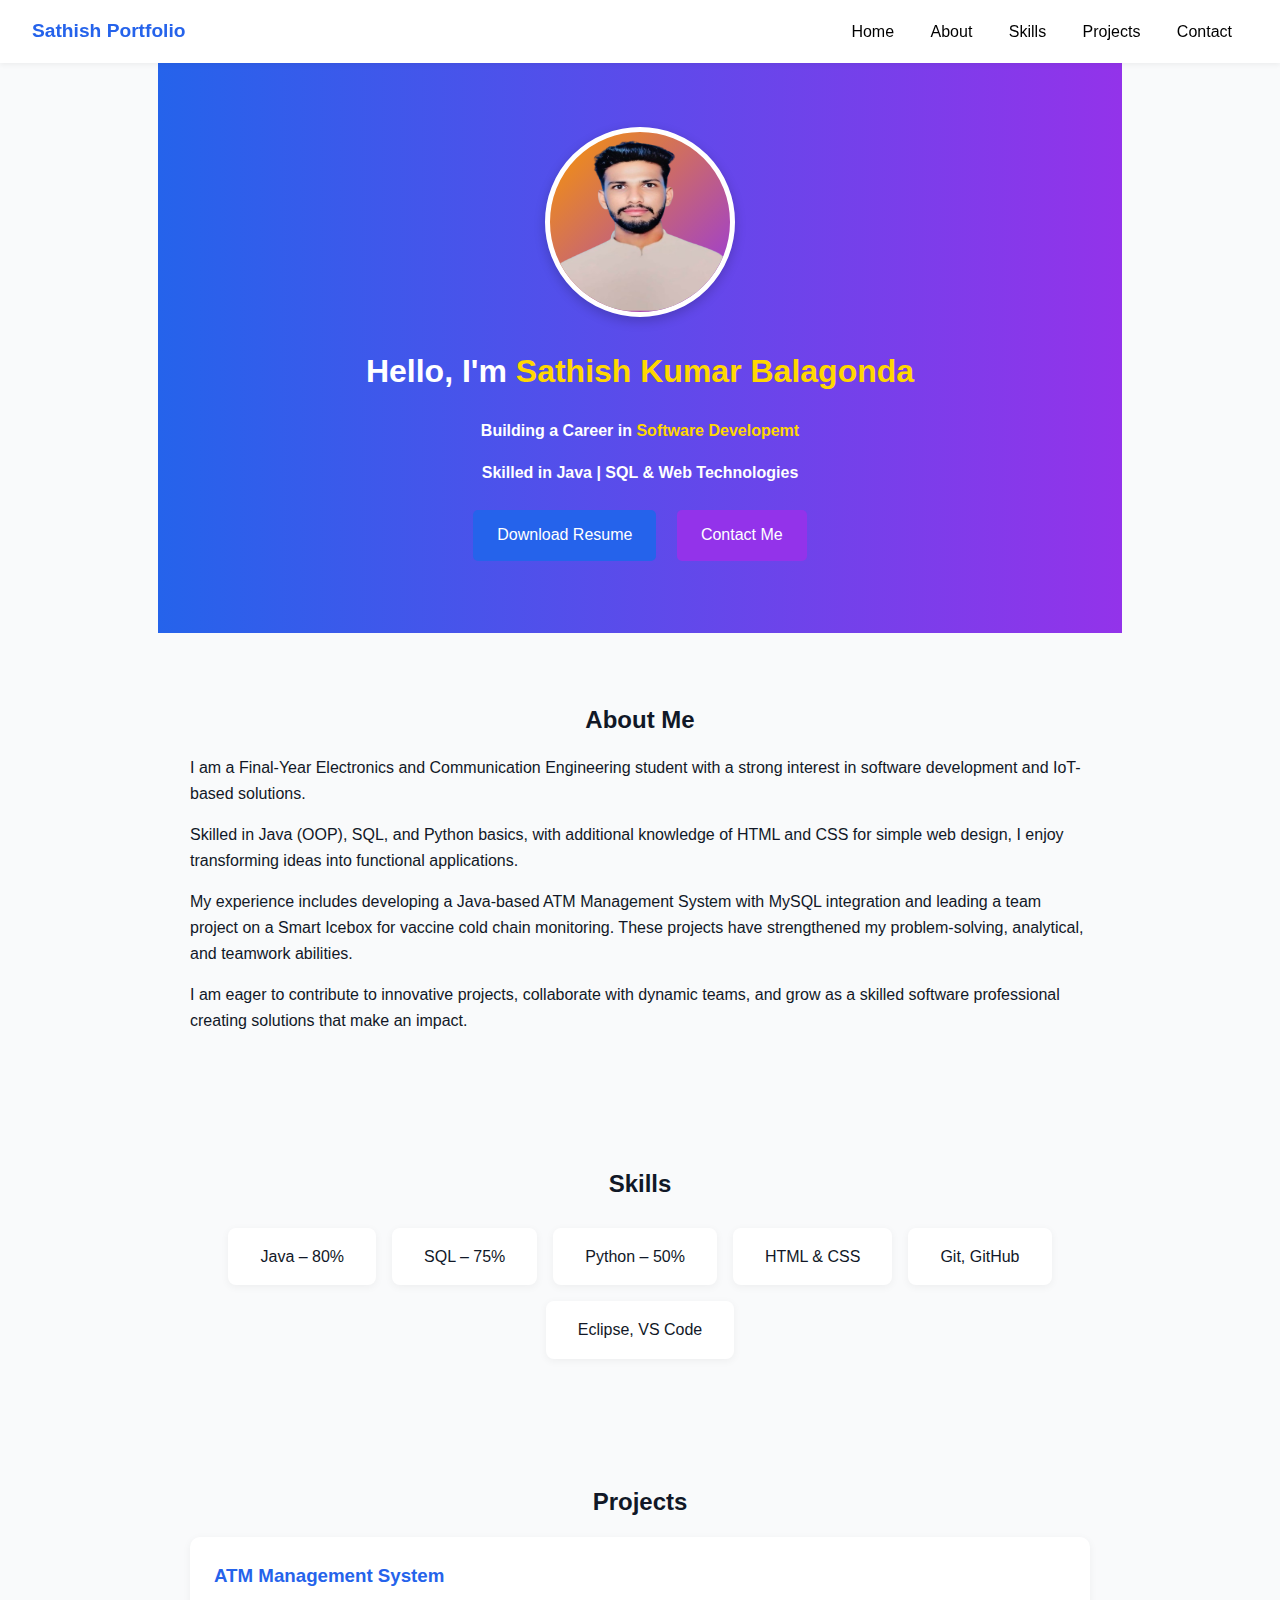
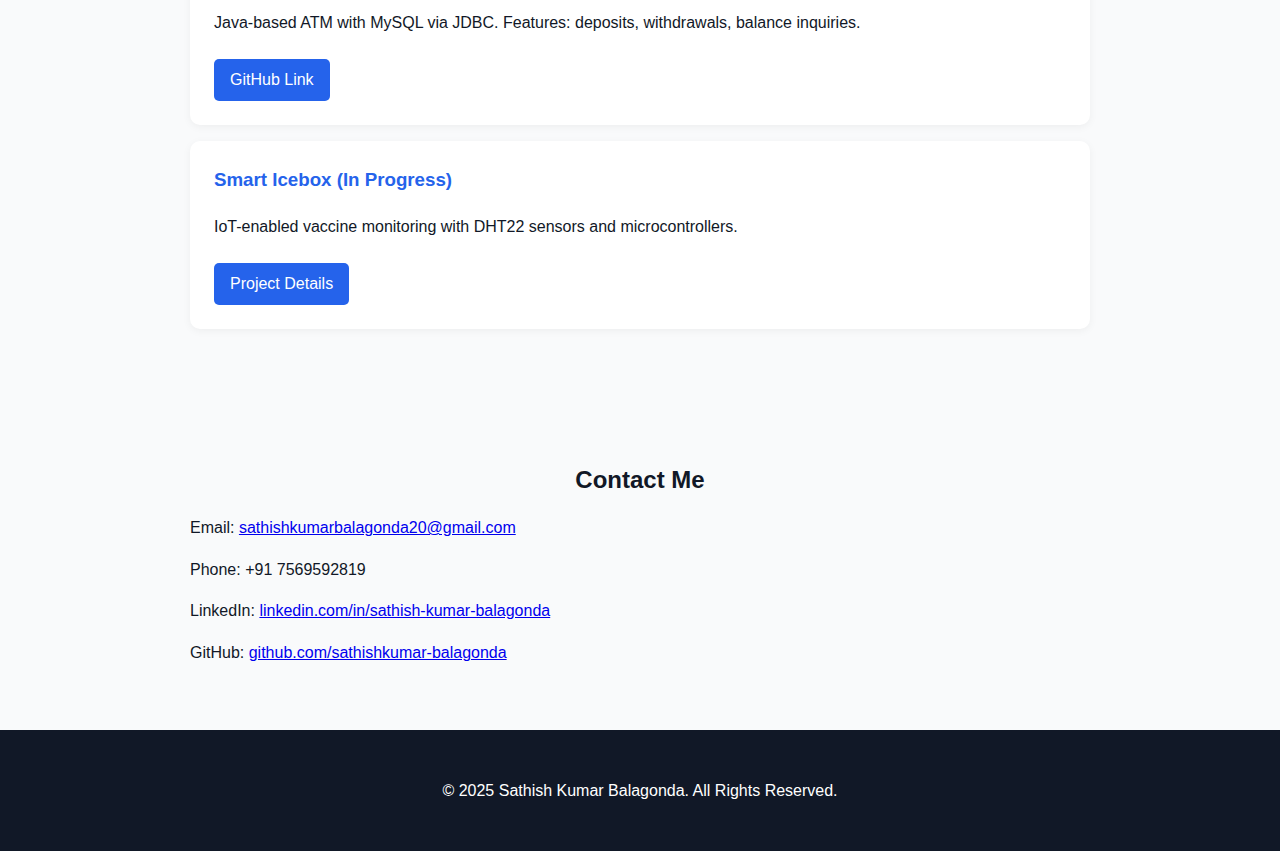
<file: index.html>
<!DOCTYPE html>
<html lang="en">
<head>
  <meta charset="UTF-8">
  <meta name="viewport" content="width=device-width, initial-scale=1.0">
  <title>Sathish Kumar Balagonda | Portfolio</title>
  <link rel="stylesheet" href="style.css">
</head>
<body>

  <!-- ===== NAVBAR ===== -->
  <nav>
    <div class="logo">Sathish Portfolio</div>
    <div class="nav-links">
      <a href="#hero">Home</a>
      <a href="#about">About</a>
      <a href="#skills">Skills</a>
      <a href="#projects">Projects</a>
      
      <a href="#contact">Contact</a>
    </div>
  </nav>

  <!-- ===== HERO SECTION ===== -->
  <section id="hero">
    <img src="photo-removebg-preview.png" alt="Profile Photo">
    <h1> Hello, I'm <span class="highlight">Sathish Kumar Balagonda</span></h1>
   <p><b>Building a Career in <span class="highlight">Software Developemt</span> </b> </p>
    <p><b>Skilled in Java | SQL & Web Technologies</b></p>
    <div class="hero-buttons">
      <a href="Sathish_Kumar_Balagonda_Resume.pdf" class="btn">Download Resume</a>
      <a href="#contact" class="btn secondary">Contact Me</a>
    </div>
  </section>

  <!-- ===== ABOUT ===== -->
  <section id="about">
    <h2>About Me</h2>
    <p>I am a Final-Year Electronics and Communication Engineering student with a strong interest in software development and IoT-based solutions.</p>
    <p>Skilled in Java (OOP), SQL, and Python basics, with additional knowledge of HTML and CSS for simple web design, I enjoy transforming ideas into functional applications.</p>
    <p>My experience includes developing a Java-based ATM Management System with MySQL integration and leading a team project on a Smart Icebox for vaccine cold chain monitoring. These projects have strengthened my problem-solving, analytical, and teamwork abilities.</p>
    <p>I am eager to contribute to innovative projects, collaborate with dynamic teams, and grow as a skilled software professional creating solutions that make an impact.</p>
  
  </section>

  <!-- ===== SKILLS ===== -->
  <section id="skills">
    <h2>Skills</h2>
    <div class="skills-container">
      <div class="skill-card">Java – 80%</div>
      <div class="skill-card">SQL – 75%</div>
      <div class="skill-card">Python – 50%</div>
      <div class="skill-card">HTML & CSS</div>
      <div class="skill-card">Git, GitHub</div>
      <div class="skill-card">Eclipse, VS Code</div>
    </div>
  </section>

  <!-- ===== PROJECTS ===== -->
  <section id="projects">
    <h2>Projects</h2>
    <div class="project-card">
      <h3>ATM Management System</h3>
      <p>Java-based ATM with MySQL via JDBC. Features: deposits, withdrawals, balance inquiries.</p>
      <a href="https://github.com/sathishkumar-balagonda/ATM-Management-System">GitHub Link</a>
    </div>
    <div class="project-card">
      <h3>Smart Icebox (In Progress)</h3>
      <p>IoT-enabled vaccine monitoring with DHT22 sensors and microcontrollers.</p>
      <a href="smart-icebox.html">Project Details</a>
    </div>
   
  </section>



  <!-- ===== CONTACT ===== -->
  <section id="contact">
    <h2>Contact Me</h2>
    <p>Email: <a href="mailto:sathishkumarbalagonda20@gmail.com">sathishkumarbalagonda20@gmail.com</a></p>
    <p>Phone: +91 7569592819</p>
    <p>LinkedIn: <a href="https://www.linkedin.com/in/sathish-kumar-balagonda-166372286/">linkedin.com/in/sathish-kumar-balagonda</a></p>
    <p>GitHub: <a href="https://github.com/sathishkumar-balagonda">github.com/sathishkumar-balagonda</a></p>
  </section>

  <!-- ===== FOOTER ===== -->
  <footer>
    <p>&copy; 2025 Sathish Kumar Balagonda. All Rights Reserved.</p>
  </footer>

</body>
</html>
</file>
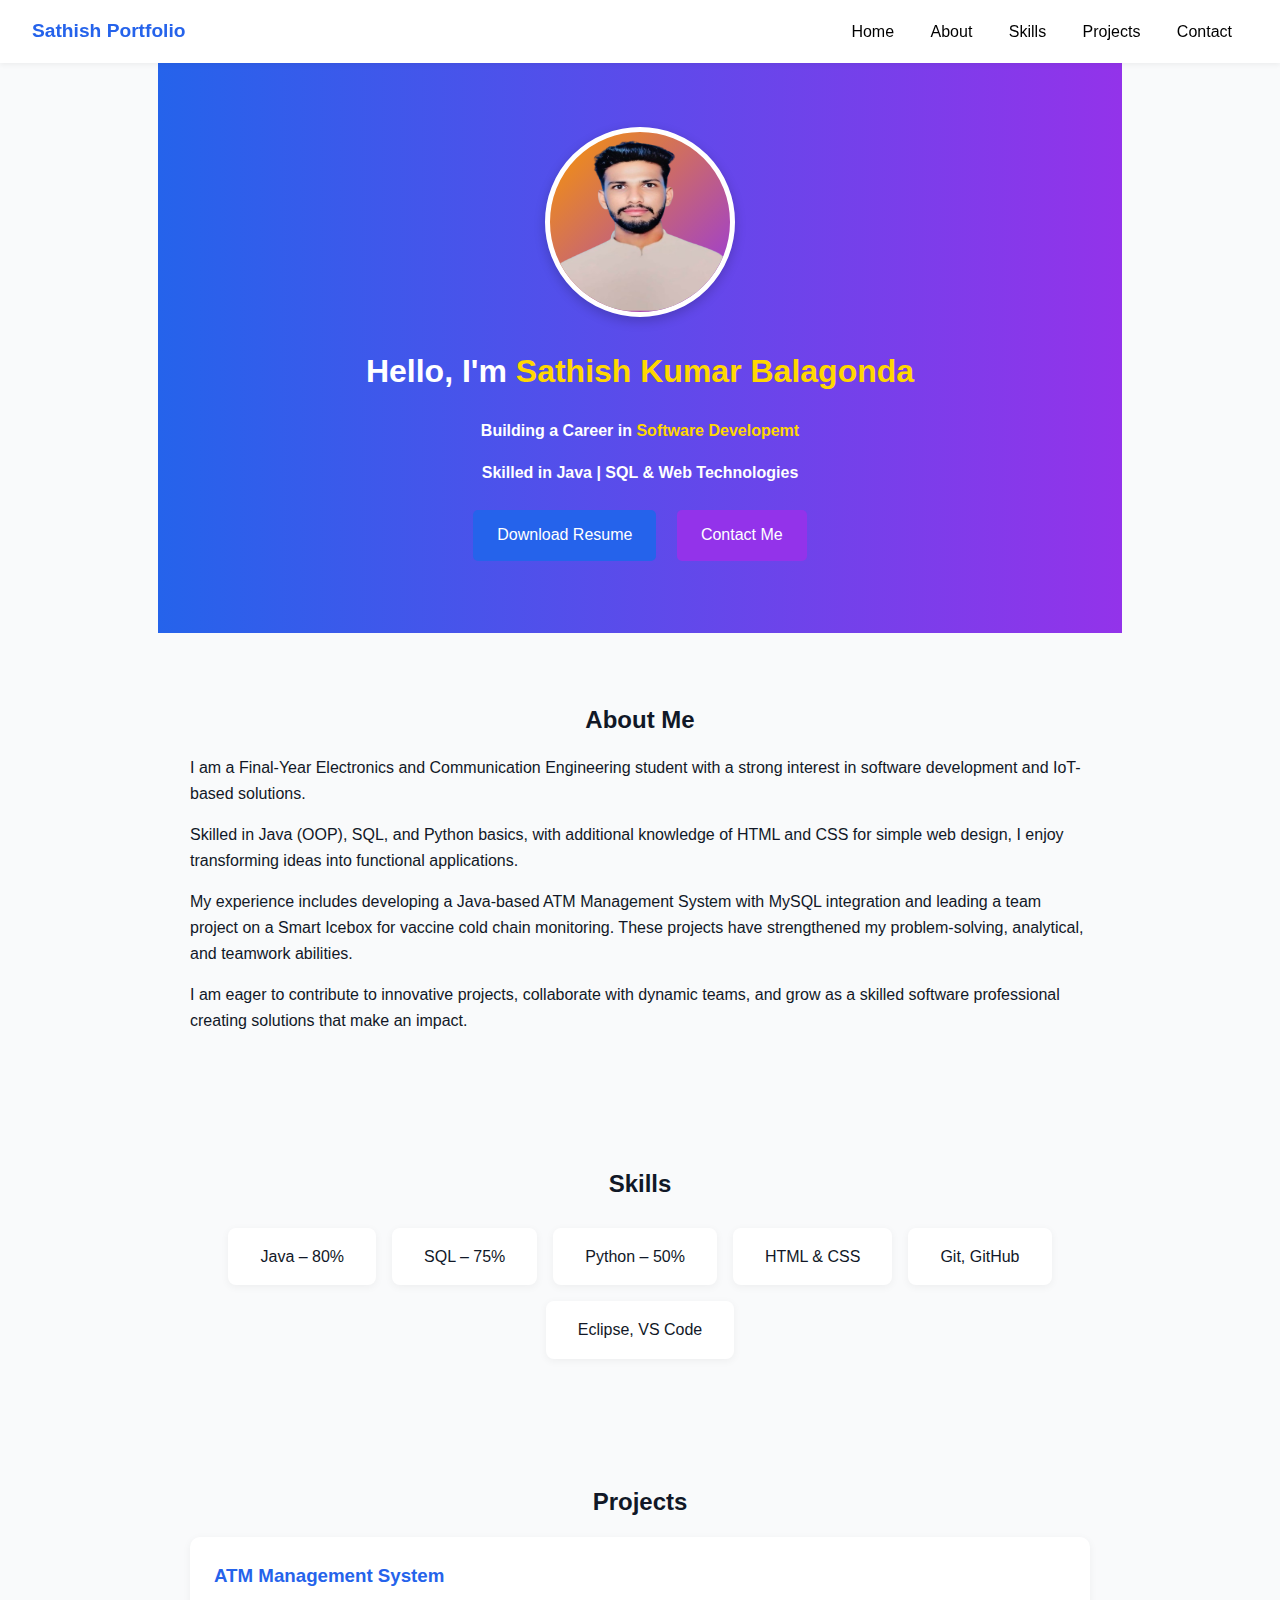
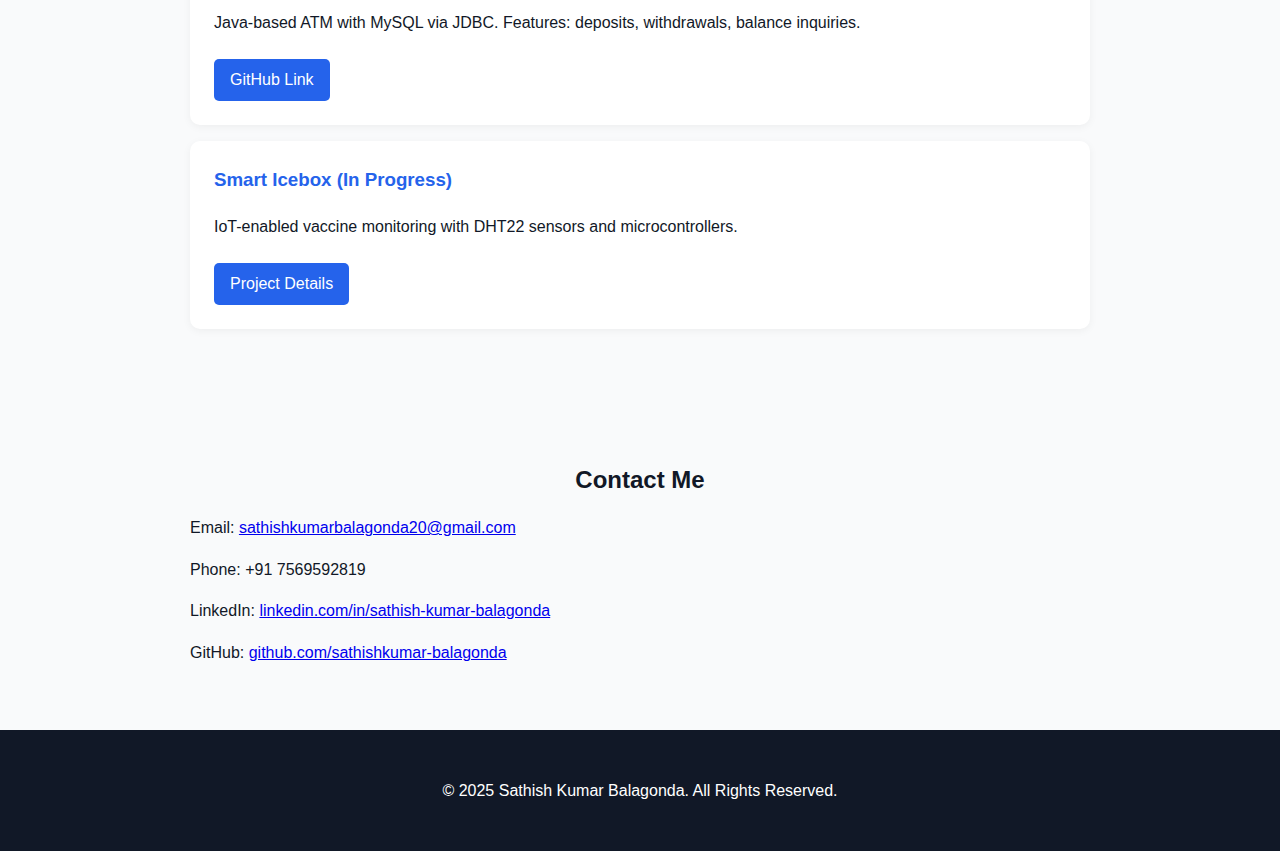
<file: portfolio1.html>
<!DOCTYPE html>
<html lang="en">
<head>
  <meta charset="UTF-8">
  <meta name="viewport" content="width=device-width, initial-scale=1.0">
  <title>Sathish Kumar Balagonda | Portfolio</title>
  <link rel="stylesheet" href="portfolio1.css">
</head>
<body>

  <!-- ===== NAVBAR ===== -->
  <nav>
    <div class="logo">Sathish Portfolio</div>
    <div class="nav-links">
      <a href="#hero">Home</a>
      <a href="#about">About</a>
      <a href="#skills">Skills</a>
      <a href="#projects">Projects</a>
      
      <a href="#contact">Contact</a>
    </div>
  </nav>

  <!-- ===== HERO SECTION ===== -->
  <section id="hero">
    <img src="photo-removebg-preview.png" alt="Profile Photo">
    <h1> Hello, I'm <span class="highlight">Sathish Kumar Balagonda</span></h1>
   <p><b>Building a Career in <span class="highlight">Software Developemt</span> </b> </p>
    <p><b>Skilled in Java | SQL & Web Technologies</b></p>
    <div class="hero-buttons">
      <a href="Sathish_Kumar_Balagonda_Resume.pdf" class="btn">Download Resume</a>
      <a href="#contact" class="btn secondary">Contact Me</a>
    </div>
  </section>

  <!-- ===== ABOUT ===== -->
  <section id="about">
    <h2>About Me</h2>
    <p>I am a Final-Year Electronics and Communication Engineering student with a strong interest in software development and IoT-based solutions.</p>
    <p>Skilled in Java (OOP), SQL, and Python basics, with additional knowledge of HTML and CSS for simple web design, I enjoy transforming ideas into functional applications.</p>
    <p>My experience includes developing a Java-based ATM Management System with MySQL integration and leading a team project on a Smart Icebox for vaccine cold chain monitoring. These projects have strengthened my problem-solving, analytical, and teamwork abilities.</p>
    <p>I am eager to contribute to innovative projects, collaborate with dynamic teams, and grow as a skilled software professional creating solutions that make an impact.</p>
  
  </section>

  <!-- ===== SKILLS ===== -->
  <section id="skills">
    <h2>Skills</h2>
    <div class="skills-container">
      <div class="skill-card">Java – 80%</div>
      <div class="skill-card">SQL – 75%</div>
      <div class="skill-card">Python – 50%</div>
      <div class="skill-card">HTML & CSS</div>
      <div class="skill-card">Git, GitHub</div>
      <div class="skill-card">Eclipse, VS Code</div>
    </div>
  </section>

  <!-- ===== PROJECTS ===== -->
  <section id="projects">
    <h2>Projects</h2>
    <div class="project-card">
      <h3>ATM Management System</h3>
      <p>Java-based ATM with MySQL via JDBC. Features: deposits, withdrawals, balance inquiries.</p>
      <a href="https://github.com/sathishkumar-balagonda/ATM-Management-System">GitHub Link</a>
    </div>
    <div class="project-card">
      <h3>Smart Icebox (In Progress)</h3>
      <p>IoT-enabled vaccine monitoring with DHT22 sensors and microcontrollers.</p>
      <a href="smart-icebox.html">Project Details</a>
    </div>
   
  </section>



  <!-- ===== CONTACT ===== -->
  <section id="contact">
    <h2>Contact Me</h2>
    <p>Email: <a href="mailto:sathishkumarbalagonda20@gmail.com">sathishkumarbalagonda20@gmail.com</a></p>
    <p>Phone: +91 7569592819</p>
    <p>LinkedIn: <a href="https://www.linkedin.com/in/sathish-kumar-balagonda-166372286/">linkedin.com/in/sathish-kumar-balagonda</a></p>
    <p>GitHub: <a href="https://github.com/sathishkumar-balagonda">github.com/sathishkumar-balagonda</a></p>
  </section>

  <!-- ===== FOOTER ===== -->
  <footer>
    <p>&copy; 2025 Sathish Kumar Balagonda. All Rights Reserved.</p>
  </footer>

</body>
</html>
</file>
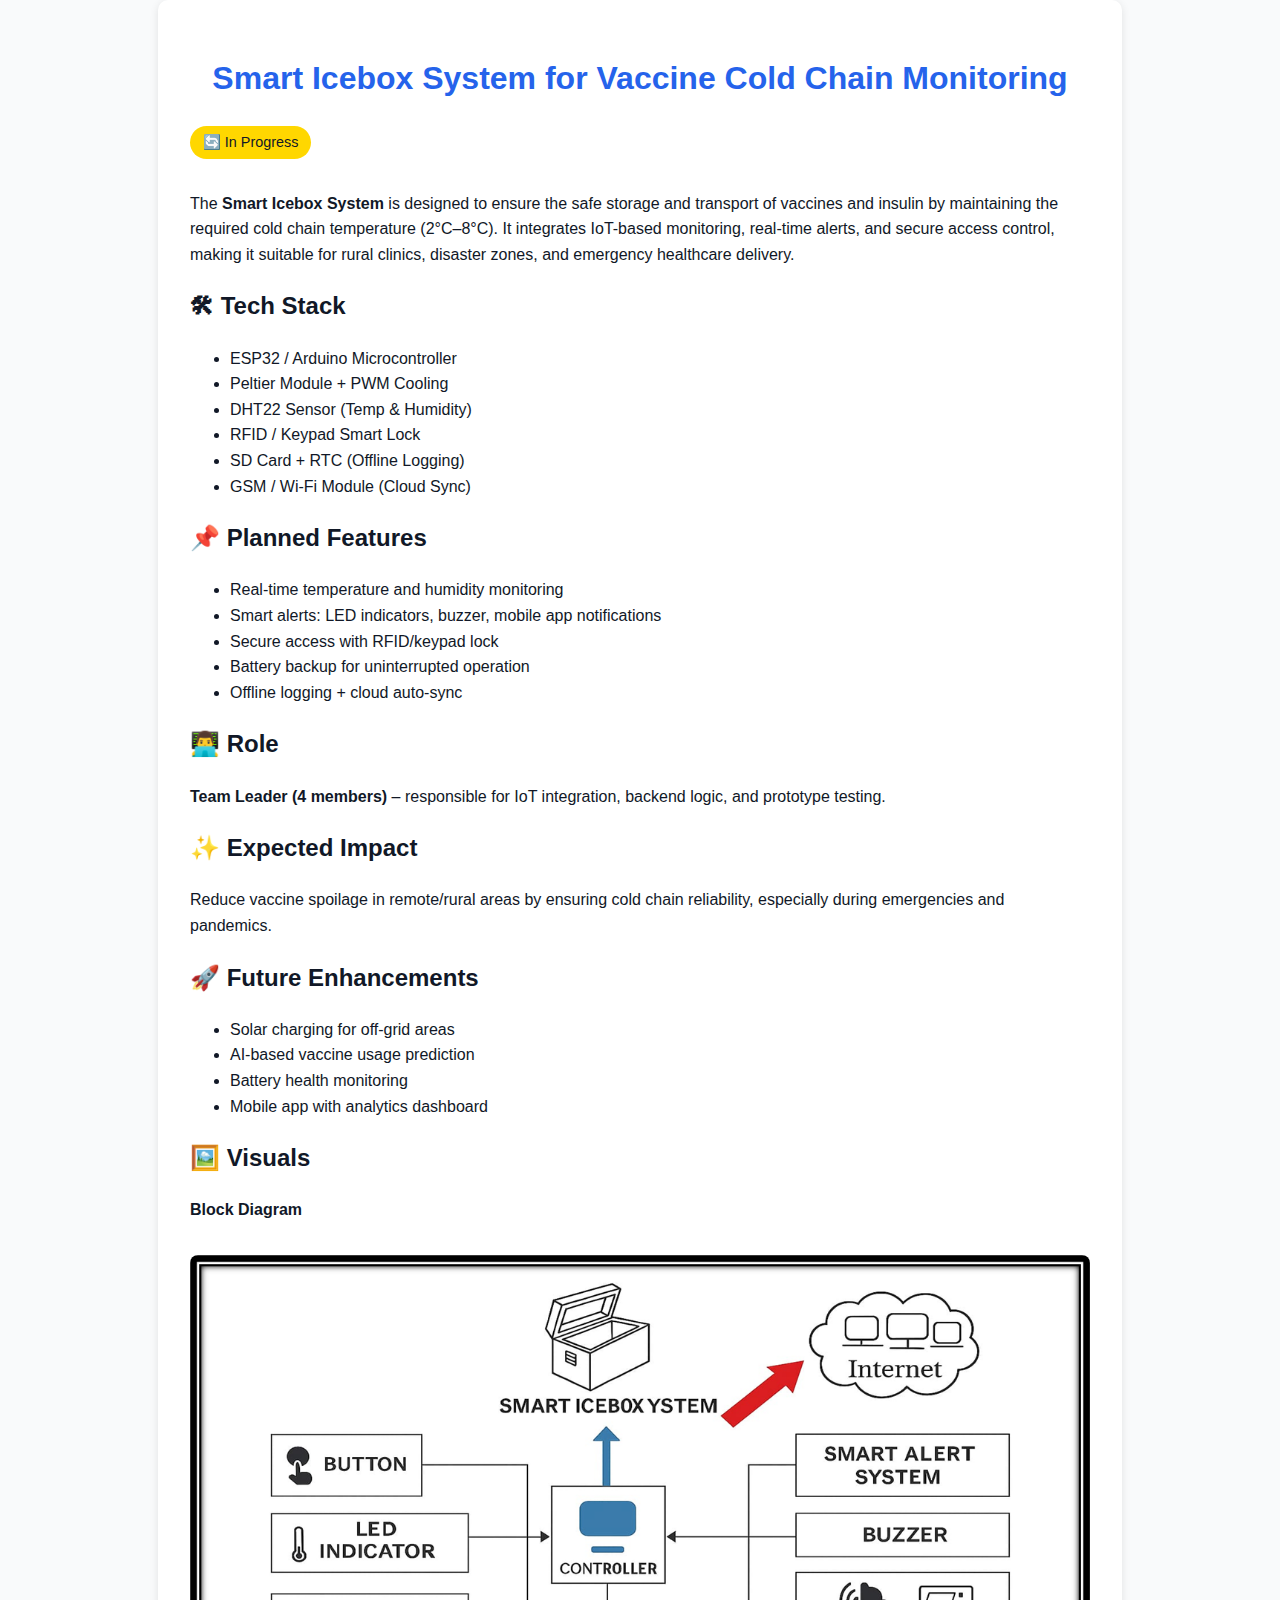
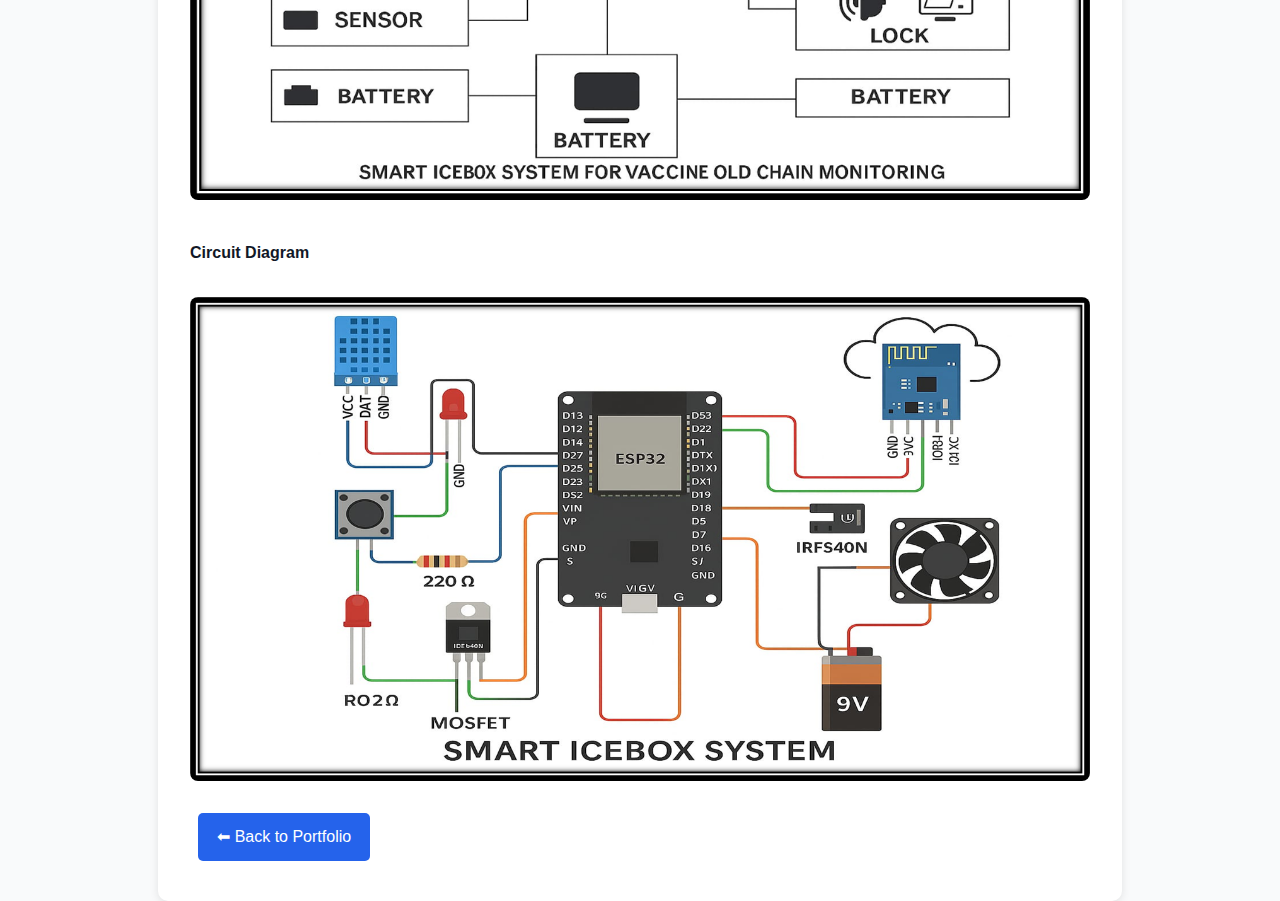
<file: smart-icebox.html>
<!DOCTYPE html>
<html lang="en">
<head>
  <meta charset="UTF-8">
  <meta name="viewport" content="width=device-width, initial-scale=1.0">
  <title>Smart Icebox Project | Sathish Portfolio</title>
  <link rel="stylesheet" href="style.css">
  <style>
    .project-details {
      max-width: 900px;
      margin: auto;
      padding: 2rem;
      background: #fff;
      border-radius: 10px;
      box-shadow: 0 2px 8px rgba(0,0,0,0.1);
    }
    .project-details h1 {
      color: #2563EB;
      text-align: center;
    }
    .status-badge {
      display: inline-block;
      background: #FFD700;
      color: #111827;
      padding: 0.3rem 0.8rem;
      border-radius: 20px;
      font-size: 0.9rem;
      margin-bottom: 1rem;
    }
    .project-details img {
      max-width: 100%;
      margin: 1rem 0;
      border-radius: 8px;
    }
    .links a {
      display: inline-block;
      margin: 0.5rem;
      padding: 0.7rem 1.2rem;
      background: #2563EB;
      color: #fff;
      text-decoration: none;
      border-radius: 5px;
      transition: 0.3s;
    }
    .links a:hover {
      background: #9333EA;
    }
  </style>
</head>
<body>

  <div class="project-details">
    <h1>Smart Icebox System for Vaccine Cold Chain Monitoring</h1>
    <span class="status-badge">🔄 In Progress</span>

    <p>
      The <b>Smart Icebox System</b> is designed to ensure the safe storage and transport 
      of vaccines and insulin by maintaining the required cold chain temperature (2°C–8°C). 
      It integrates IoT-based monitoring, real-time alerts, and secure access control, making it 
      suitable for rural clinics, disaster zones, and emergency healthcare delivery.
    </p>

    <h2>🛠 Tech Stack</h2>
    <ul>
      <li>ESP32 / Arduino Microcontroller</li>
      <li>Peltier Module + PWM Cooling</li>
      <li>DHT22 Sensor (Temp & Humidity)</li>
      <li>RFID / Keypad Smart Lock</li>
      <li>SD Card + RTC (Offline Logging)</li>
      <li>GSM / Wi-Fi Module (Cloud Sync)</li>
    </ul>

    <h2>📌 Planned Features</h2>
    <ul>
      <li>Real-time temperature and humidity monitoring</li>
      <li>Smart alerts: LED indicators, buzzer, mobile app notifications</li>
      <li>Secure access with RFID/keypad lock</li>
      <li>Battery backup for uninterrupted operation</li>
      <li>Offline logging + cloud auto-sync</li>
    </ul>

    <h2>👨‍💻 Role</h2>
    <p>
      <b>Team Leader (4 members)</b> – responsible for IoT integration, backend logic, 
      and prototype testing.
    </p>

    <h2>✨ Expected Impact</h2>
    <p>
      Reduce vaccine spoilage in remote/rural areas by ensuring cold chain reliability, 
      especially during emergencies and pandemics.
    </p>

    <h2>🚀 Future Enhancements</h2>
    <ul>
      <li>Solar charging for off-grid areas</li>
      <li>AI-based vaccine usage prediction</li>
      <li>Battery health monitoring</li>
      <li>Mobile app with analytics dashboard</li>
    </ul>

    <h2>🖼️ Visuals</h2>
    <!-- Replace these placeholder images with screenshots from your PPT -->
     <p><b>Block Diagram</b></p>
    <img src="blockdiagram.png" alt="Block Diagram">
    <p><b>Circuit Diagram</b></p>
    <img src="circuit.png" alt="Circuit Diagram">

    <div class="links">
      <a href="index.html">⬅ Back to Portfolio</a>
    </div>
  </div>

</body>
</html>
</file>
<file: style.css>
/* GLOBAL */
body {
  font-family: 'Segoe UI', sans-serif;
  background: #F9FAFB;
  color: #111827;
  margin: 0;
  padding: 0;
  line-height: 1.6;
}

/* NAVBAR */
nav {
  position: sticky;
  top: 0;
  display: flex;
  justify-content: space-between;
  align-items: center;
  background: #FFFFFF;
  padding: 1rem 2rem;
  box-shadow: 0 2px 5px rgba(0,0,0,0.05);
  z-index: 100;
}
nav .logo {
  font-weight: bold;
  font-size: 1.2rem;
  color: #2563EB;
}
nav .nav-links a {
  text-decoration: none;
  margin: 0 1rem;
  color: #000000;
  transition: color 0.3s;
}
nav .nav-links a:hover {
  color: #2563EB;
}

/* HERO */
#hero {
  text-align: center;
  padding: 4rem 2rem;
  background: linear-gradient(to right, #2563EB, #9333EA);
  color: #FFFFFF;
}
#hero img {
  width: 180px;
  height: 180px;
  /* object-fit: cover; */
  border-radius: 50%;        /* makes it round */
  border: 5px solid #fff;    /* white border */
  box-shadow: 0 4px 12px rgba(0,0,0,0.2); /* soft shadow */
  background: linear-gradient(135deg, #f99602, #9333EA);
}

#hero .highlight {
  color: #FFD700;
}
.hero-buttons {
  margin-top: 1rem;
}
.btn {
  display: inline-block;
  background: #2563EB;
  color: #FFFFFF;
  text-decoration: none;
  padding: 0.8rem 1.5rem;
  margin: 0.5rem;
  border-radius: 5px;
  transition: background 0.3s;
}
.btn:hover {
  background: #9333EA;
}
.btn.secondary {
  background: #9333EA;
}
.btn.secondary:hover {
  background: #2563EB;
}

/* SECTIONS */
section {
  padding: 3rem 2rem;
  max-width: 900px;
  margin: auto;
}
section h2 {
  text-align: center;
  margin-bottom: 1rem;
  color: #111827;
}

/* SKILLS */
.skills-container {
  display: flex;
  flex-wrap: wrap;
  justify-content: center;
}
.skill-card {
  background: #FFFFFF;
  padding: 1rem 2rem;
  margin: 0.5rem;
  border-radius: 8px;
  box-shadow: 0 2px 8px rgba(0,0,0,0.05);
}

/* PROJECTS */
.project-card {
  background: #FFFFFF;
  margin: 1rem 0;
  padding: 1.5rem;
  border-radius: 10px;
  box-shadow: 0 2px 8px rgba(0,0,0,0.05);
}
.project-card h3 {
  margin-top: 0;
  color: #2563EB;
}
.project-card a {
  display: inline-block;
  margin-top: 0.5rem;
  text-decoration: none;
  color: #FFFFFF;
  background: #2563EB;
  padding: 0.5rem 1rem;
  border-radius: 5px;
}
.project-card a:hover {
  background: #9333EA;
}

/* contact */
.contact-links {
  display: flex;
  justify-content: flex-start; /* align icons to the left */
  gap: 25px;
}

.contact-links a {
  font-size: 28px;
  color: #333;
  transition: transform 0.3s, color 0.3s;
}

.contact-links a:hover {
  transform: scale(1.2);
  color: #0077b5;
}


/* FOOTER */
footer {
  text-align: center;
  padding: 2rem;
  background: #111827;
  color: #FFFFFF;
}
</file>
<file: portfolio1.css>
/* GLOBAL */
body {
  font-family: 'Segoe UI', sans-serif;
  background: #F9FAFB;
  color: #111827;
  margin: 0;
  padding: 0;
  line-height: 1.6;
}

/* NAVBAR */
nav {
  position: sticky;
  top: 0;
  display: flex;
  justify-content: space-between;
  align-items: center;
  background: #FFFFFF;
  padding: 1rem 2rem;
  box-shadow: 0 2px 5px rgba(0,0,0,0.05);
  z-index: 100;
}
nav .logo {
  font-weight: bold;
  font-size: 1.2rem;
  color: #2563EB;
}
nav .nav-links a {
  text-decoration: none;
  margin: 0 1rem;
  color: #000000;
  transition: color 0.3s;
}
nav .nav-links a:hover {
  color: #2563EB;
}

/* HERO */
#hero {
  text-align: center;
  padding: 4rem 2rem;
  background: linear-gradient(to right, #2563EB, #9333EA);
  color: #FFFFFF;
}
#hero img {
  width: 180px;
  height: 180px;
  /* object-fit: cover; */
  border-radius: 50%;        /* makes it round */
  border: 5px solid #fff;    /* white border */
  box-shadow: 0 4px 12px rgba(0,0,0,0.2); /* soft shadow */
  background: linear-gradient(135deg, #f99602, #9333EA);
}

#hero .highlight {
  color: #FFD700;
}
.hero-buttons {
  margin-top: 1rem;
}
.btn {
  display: inline-block;
  background: #2563EB;
  color: #FFFFFF;
  text-decoration: none;
  padding: 0.8rem 1.5rem;
  margin: 0.5rem;
  border-radius: 5px;
  transition: background 0.3s;
}
.btn:hover {
  background: #9333EA;
}
.btn.secondary {
  background: #9333EA;
}
.btn.secondary:hover {
  background: #2563EB;
}

/* SECTIONS */
section {
  padding: 3rem 2rem;
  max-width: 900px;
  margin: auto;
}
section h2 {
  text-align: center;
  margin-bottom: 1rem;
  color: #111827;
}

/* SKILLS */
.skills-container {
  display: flex;
  flex-wrap: wrap;
  justify-content: center;
}
.skill-card {
  background: #FFFFFF;
  padding: 1rem 2rem;
  margin: 0.5rem;
  border-radius: 8px;
  box-shadow: 0 2px 8px rgba(0,0,0,0.05);
}

/* PROJECTS */
.project-card {
  background: #FFFFFF;
  margin: 1rem 0;
  padding: 1.5rem;
  border-radius: 10px;
  box-shadow: 0 2px 8px rgba(0,0,0,0.05);
}
.project-card h3 {
  margin-top: 0;
  color: #2563EB;
}
.project-card a {
  display: inline-block;
  margin-top: 0.5rem;
  text-decoration: none;
  color: #FFFFFF;
  background: #2563EB;
  padding: 0.5rem 1rem;
  border-radius: 5px;
}
.project-card a:hover {
  background: #9333EA;
}

/* FOOTER */
footer {
  text-align: center;
  padding: 2rem;
  background: #111827;
  color: #FFFFFF;
}
</file>
